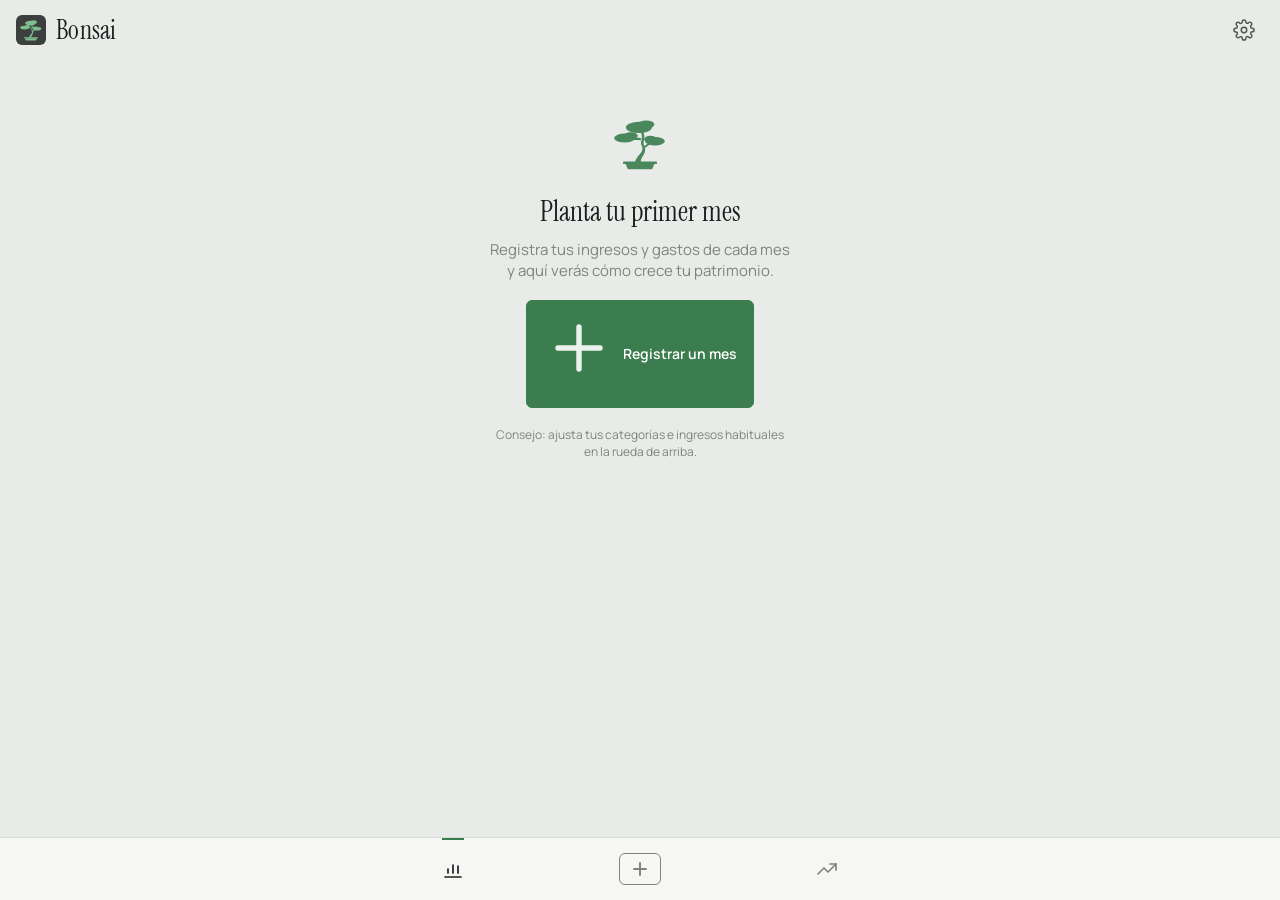
<file: index.html>
<!doctype html>
<html lang="es">
<head>
  <meta charset="utf-8">
  <meta name="viewport" content="width=device-width, initial-scale=1, viewport-fit=cover">
  <title>Bonsai</title>
  <meta name="description" content="Bonsai · seguimiento mensual de ingresos, gastos e inversiones.">
  <meta name="theme-color" content="#e9ebe8" id="themeColor">
  <meta name="mobile-web-app-capable" content="yes">
  <meta name="apple-mobile-web-app-capable" content="yes">
  <meta name="apple-mobile-web-app-status-bar-style" content="default">
  <meta name="apple-mobile-web-app-title" content="Bonsai">
  <meta http-equiv="Content-Security-Policy" content="default-src 'self'; img-src 'self' data:; style-src 'self' 'unsafe-inline'; script-src 'self'; font-src 'self'; connect-src 'self' https://lchoyrxrdtxdsusdrugn.supabase.co; object-src 'none'; base-uri 'self'; form-action 'none'">
  <meta name="referrer" content="no-referrer">
  <link rel="manifest" href="manifest.webmanifest">
  <link rel="icon" href="icons/icon.svg" type="image/svg+xml">
  <link rel="apple-touch-icon" href="icons/apple-touch-icon.png">
  <link rel="preload" href="fonts/manrope.woff2" as="font" type="font/woff2" crossorigin>
  <link rel="stylesheet" href="css/styles.css">
  <script src="js/theme-boot.js"></script>
</head>
<body>
  <header class="app-header">
    <div class="brand">
      <img class="brand-mark" src="icons/icon.svg" alt="">
      <span class="brand-name">Bonsai</span>
    </div>
    <button class="icon-btn" id="openSettings" aria-label="Ajustes">
      <svg viewBox="0 0 24 24" fill="none" stroke="currentColor" stroke-width="1.6" stroke-linecap="round" stroke-linejoin="round"><circle cx="12" cy="12" r="3"/><path d="M19.4 15a1.7 1.7 0 0 0 .3 1.8l.1.1a2 2 0 1 1-2.8 2.8l-.1-.1a1.7 1.7 0 0 0-1.8-.3 1.7 1.7 0 0 0-1 1.5V21a2 2 0 1 1-4 0v-.1a1.7 1.7 0 0 0-1.1-1.5 1.7 1.7 0 0 0-1.8.3l-.1.1a2 2 0 1 1-2.8-2.8l.1-.1a1.7 1.7 0 0 0 .3-1.8 1.7 1.7 0 0 0-1.5-1H3a2 2 0 1 1 0-4h.1a1.7 1.7 0 0 0 1.5-1.1 1.7 1.7 0 0 0-.3-1.8l-.1-.1a2 2 0 1 1 2.8-2.8l.1.1a1.7 1.7 0 0 0 1.8.3H9a1.7 1.7 0 0 0 1-1.5V3a2 2 0 1 1 4 0v.1a1.7 1.7 0 0 0 1 1.5 1.7 1.7 0 0 0 1.8-.3l.1-.1a2 2 0 1 1 2.8 2.8l-.1.1a1.7 1.7 0 0 0-.3 1.8V9a1.7 1.7 0 0 0 1.5 1H21a2 2 0 1 1 0 4h-.1a1.7 1.7 0 0 0-1.5 1z"/></svg>
    </button>
  </header>

  <main id="main">
    <section class="view" id="view-charts" data-view="charts"></section>
    <section class="view" id="view-add" data-view="add" hidden></section>
    <section class="view" id="view-assets" data-view="assets" hidden></section>
  </main>

  <nav class="tabbar" role="tablist" aria-label="Secciones">
    <div class="tabbar-inner">
      <button class="tab" role="tab" data-tab="charts" aria-selected="true">
        <svg viewBox="0 0 24 24" fill="none" stroke="currentColor" stroke-width="1.7" stroke-linecap="round" stroke-linejoin="round"><path d="M4 20h16"/><path d="M7 16v-4"/><path d="M12 16V8"/><path d="M17 16v-7"/></svg>
        <span class="sr">Resumen</span>
      </button>
      <button class="tab tab-add" role="tab" data-tab="add" aria-selected="false">
        <span class="plus"><svg viewBox="0 0 24 24" fill="none" stroke="currentColor" stroke-width="2" stroke-linecap="round"><path d="M12 6v12M6 12h12"/></svg></span>
        <span class="sr">Registrar mes</span>
      </button>
      <button class="tab" role="tab" data-tab="assets" aria-selected="false">
        <svg viewBox="0 0 24 24" fill="none" stroke="currentColor" stroke-width="1.7" stroke-linecap="round" stroke-linejoin="round"><path d="M3 17l6-6 4 4 8-8"/><path d="M15 7h6v6"/></svg>
        <span class="sr">Inversiones</span>
      </button>
    </div>
  </nav>

  <div class="page" id="settingsPage" aria-hidden="true"></div>
  <div id="sheetRoot"></div>
  <div class="lock" id="lock" hidden></div>
  <div class="toast" id="toast" role="status" aria-live="polite"></div>

  <script type="module" src="js/app.js"></script>
</body>
</html>
</file>
<file: css/styles.css>
/* ───────────── Bonsai · estilos ───────────── */

@font-face {
  font-family: "Manrope";
  src: url("../fonts/manrope.woff2") format("woff2");
  font-weight: 200 800;
  font-display: swap;
}
@font-face {
  font-family: "Instrument Serif";
  src: url("../fonts/instrument-serif.woff2") format("woff2");
  font-weight: 400;
  font-display: swap;
}

:root {
  color-scheme: light;
  --bg: #e9ebe8;
  --surface: #f7f8f6;
  --surface-2: #eff1ee;
  --line: #d9ddd7;
  --text: #1c1f1d;
  --text-2: #4f5551;
  --muted: #7d847f;
  --accent: #3b7d4f;
  --accent-ink: #ffffff;
  --accent-soft: #dbe9de;
  --income: #3b7d4f;
  --expense: #b85c3c;
  --invest: #3f6fae;
  --danger: #b3412f;
  --shadow: 0 1px 2px rgba(20, 25, 22, .06);
  --c1: #2a78d6; --c2: #eb6834; --c3: #1baf7a; --c4: #eda100;
  --c5: #e87ba4; --c6: #008300; --c7: #4a3aa7; --c8: #9aa19c;

  --r: 6px;
  --r-sm: 4px;
  --font: "Manrope", system-ui, -apple-system, "Segoe UI", sans-serif;
  --serif: "Instrument Serif", Georgia, serif;
  --tabbar-h: 62px;
  --safe-b: env(safe-area-inset-bottom, 0px);
  --safe-t: env(safe-area-inset-top, 0px);
}

@media (prefers-color-scheme: dark) {
  :root:not([data-theme="light"]) {
    color-scheme: dark;
    --bg: #171918;
    --surface: #212422;
    --surface-2: #292c2a;
    --line: #333735;
    --text: #e8ebe7;
    --text-2: #b9bfba;
    --muted: #868d88;
    --accent: #79bd8a;
    --accent-ink: #102015;
    --accent-soft: #263a2c;
    --income: #79bd8a;
    --expense: #e08463;
    --invest: #7ea6e0;
    --danger: #e3735f;
    --shadow: none;
    --c1: #3987e5; --c2: #d95926; --c3: #199e70; --c4: #c98500;
    --c5: #d55181; --c6: #008300; --c7: #9085e9; --c8: #7b827d;
  }
}
:root[data-theme="dark"] {
  color-scheme: dark;
  --bg: #171918;
  --surface: #212422;
  --surface-2: #292c2a;
  --line: #333735;
  --text: #e8ebe7;
  --text-2: #b9bfba;
  --muted: #868d88;
  --accent: #79bd8a;
  --accent-ink: #102015;
  --accent-soft: #263a2c;
  --income: #79bd8a;
  --expense: #e08463;
  --invest: #7ea6e0;
  --danger: #e3735f;
  --shadow: none;
  --c1: #3987e5; --c2: #d95926; --c3: #199e70; --c4: #c98500;
  --c5: #d55181; --c6: #008300; --c7: #9085e9; --c8: #7b827d;
}

* { box-sizing: border-box; }
html, body { margin: 0; padding: 0; }
html { -webkit-text-size-adjust: 100%; }
body {
  font-family: var(--font);
  background: var(--bg);
  color: var(--text);
  font-size: 15px;
  line-height: 1.45;
  font-feature-settings: "tnum" 1, "cv11" 1;
  -webkit-font-smoothing: antialiased;
  -webkit-tap-highlight-color: transparent;
  overscroll-behavior-y: none;
  min-height: 100dvh;
}
button, input, select, textarea { font: inherit; color: inherit; }
button { cursor: pointer; }
svg { display: block; }
[hidden] { display: none !important; }

/* ───────────── Estructura ───────────── */

.app-header {
  position: sticky; top: 0; z-index: 20;
  display: flex; align-items: center; justify-content: space-between;
  padding: calc(10px + var(--safe-t)) 16px 10px;
  background: color-mix(in srgb, var(--bg) 88%, transparent);
  backdrop-filter: saturate(1.4) blur(14px);
  -webkit-backdrop-filter: saturate(1.4) blur(14px);
}
.brand { display: flex; align-items: center; gap: 10px; }
.brand-mark { width: 30px; height: 30px; border-radius: 6px; overflow: hidden; }
.brand-name { font-family: var(--serif); font-size: 26px; letter-spacing: .01em; line-height: 1; }
.icon-btn {
  width: 40px; height: 40px; display: grid; place-items: center;
  border: 0; background: transparent; border-radius: var(--r);
  color: var(--text-2);
}
.icon-btn:active { background: var(--surface-2); }
.icon-btn svg { width: 22px; height: 22px; }

main {
  max-width: 560px; margin: 0 auto;
  padding: 4px 16px calc(var(--tabbar-h) + var(--safe-b) + 28px);
}
.view { animation: fade .22s ease; }
@keyframes fade { from { opacity: 0; transform: translateY(4px); } to { opacity: 1; transform: none; } }

.view-title { display: flex; align-items: baseline; justify-content: space-between; margin: 6px 0 14px; }
.view-title h1 { font-size: 13px; font-weight: 600; letter-spacing: .08em; text-transform: uppercase; color: var(--muted); margin: 0; }

/* Barra de pestañas */
.tabbar {
  position: fixed; left: 0; right: 0; bottom: 0; z-index: 30;
  display: flex; justify-content: center;
  padding: 0 0 var(--safe-b);
  background: color-mix(in srgb, var(--surface) 92%, transparent);
  backdrop-filter: saturate(1.4) blur(14px);
  -webkit-backdrop-filter: saturate(1.4) blur(14px);
  border-top: 1px solid var(--line);
}
.tabbar-inner { display: flex; width: 100%; max-width: 560px; height: var(--tabbar-h); }
.tab {
  flex: 1; border: 0; background: none; display: grid; place-items: center;
  color: var(--muted); position: relative;
}
.tab svg { width: 24px; height: 24px; }
.tab[aria-selected="true"] { color: var(--text); }
.tab[aria-selected="true"]::after {
  content: ""; position: absolute; top: 0; left: 50%; width: 22px; height: 2px;
  transform: translateX(-50%); background: var(--accent);
}
.tab-add .plus {
  width: 42px; height: 32px; border-radius: var(--r); display: grid; place-items: center;
  border: 1.5px solid currentColor;
}
.tab-add[aria-selected="true"] .plus { background: var(--accent); border-color: var(--accent); color: var(--accent-ink); }
.tab-add[aria-selected="true"]::after { display: none; }
.sr { position: absolute; width: 1px; height: 1px; overflow: hidden; clip: rect(0 0 0 0); white-space: nowrap; }

/* ───────────── Componentes ───────────── */

.card {
  background: var(--surface);
  border: 1px solid var(--line);
  border-radius: var(--r);
  padding: 16px;
  margin-bottom: 12px;
  box-shadow: var(--shadow);
}
.card-head { display: flex; align-items: center; justify-content: space-between; gap: 8px; margin-bottom: 12px; }
.card-title { font-size: 13px; font-weight: 600; color: var(--text-2); margin: 0; }
.card-sub { font-size: 12px; color: var(--muted); }

.hero { padding: 6px 2px 14px; }
.hero-label { font-size: 12px; color: var(--muted); letter-spacing: .04em; text-transform: uppercase; font-weight: 600; }
.hero-value { font-family: var(--serif); font-size: 46px; line-height: 1.05; margin: 4px 0 6px; letter-spacing: -.01em; font-feature-settings: "lnum" 1; }
.delta { font-size: 13px; font-weight: 600; }
.delta.up { color: var(--income); }
.delta.down { color: var(--expense); }
.delta .muted { font-weight: 500; }
.muted { color: var(--muted); }

.seg {
  display: flex; background: var(--surface-2); border: 1px solid var(--line);
  border-radius: var(--r); padding: 3px; gap: 2px;
}
.seg button {
  flex: 1; border: 0; background: transparent; padding: 7px 4px; border-radius: var(--r-sm);
  font-size: 13px; font-weight: 600; color: var(--muted); white-space: nowrap;
}
.seg button[aria-pressed="true"] { background: var(--surface); color: var(--text); box-shadow: 0 1px 2px rgba(0,0,0,.08); }
.seg.small button { padding: 4px 8px; font-size: 12px; }

.stepper { display: flex; align-items: center; justify-content: space-between; gap: 6px; }
.stepper .label { font-weight: 600; font-size: 15px; text-align: center; flex: 1; }
.stepper .label small { display: block; font-size: 11px; font-weight: 600; color: var(--muted); letter-spacing: .05em; text-transform: uppercase; }
.stepper button {
  width: 36px; height: 36px; border: 1px solid var(--line); background: var(--surface);
  border-radius: var(--r); display: grid; place-items: center; color: var(--text-2);
}
.stepper button:disabled { opacity: .35; }
.stepper button svg { width: 18px; height: 18px; }

.filters { display: grid; gap: 8px; margin-bottom: 12px; }

.btn {
  display: inline-flex; align-items: center; justify-content: center; gap: 8px;
  border: 1px solid var(--line); background: var(--surface); color: var(--text);
  border-radius: var(--r); padding: 11px 16px; font-weight: 600; font-size: 14px;
}
.btn:active { transform: translateY(1px); }
.btn.primary { background: var(--accent); border-color: var(--accent); color: var(--accent-ink); }
.btn.ghost { background: transparent; border-color: transparent; color: var(--text-2); }
.btn.danger { color: var(--danger); }
.btn.block { width: 100%; }
.btn.sm { padding: 7px 12px; font-size: 13px; }
.btn svg { width: 18px; height: 18px; }

.kpis { display: grid; grid-template-columns: repeat(3, 1fr); gap: 8px; }
.kpi { background: var(--surface-2); border-radius: var(--r-sm); padding: 10px; min-width: 0; }
.kpi .k { font-size: 11px; color: var(--muted); font-weight: 600; letter-spacing: .03em; }
.kpi .v { font-size: 15px; font-weight: 700; margin-top: 2px; white-space: nowrap; overflow: hidden; text-overflow: ellipsis; }
.kpi .v.inc { color: var(--income); }
.kpi .v.exp { color: var(--expense); }

.rate { margin-top: 12px; }
.rate-bar { height: 6px; background: var(--surface-2); border-radius: 2px; overflow: hidden; }
.rate-bar span { display: block; height: 100%; background: var(--accent); border-radius: 2px; }
.rate-row { display: flex; justify-content: space-between; font-size: 12px; color: var(--muted); margin-bottom: 6px; }

/* Listas */
.list { list-style: none; margin: 0; padding: 0; }
.row {
  display: flex; align-items: center; gap: 12px; padding: 11px 0;
  border-bottom: 1px solid var(--line);
}
.row:last-child { border-bottom: 0; }
.row .grow { flex: 1; min-width: 0; }
.row .title { font-weight: 600; white-space: nowrap; overflow: hidden; text-overflow: ellipsis; }
.row .sub { font-size: 12px; color: var(--muted); }
.row .amt { font-weight: 700; text-align: right; white-space: nowrap; }
.row.tap { cursor: pointer; }
.row.tap:active { background: var(--surface-2); }
.swatch { width: 10px; height: 10px; border-radius: 2px; flex: none; }
.chev { width: 16px; height: 16px; color: var(--muted); flex: none; }

/* Formulario */
.field { display: grid; gap: 6px; margin-bottom: 12px; }
.field > label, .label-s { font-size: 12px; font-weight: 600; color: var(--text-2); }
.input, select.input, textarea.input {
  width: 100%; border: 1px solid var(--line); background: var(--surface);
  border-radius: var(--r-sm); padding: 11px 12px; font-size: 16px; outline: none;
  appearance: none; -webkit-appearance: none;
}
textarea.input { resize: vertical; min-height: 64px; font-size: 15px; }
.input:focus { border-color: var(--accent); box-shadow: 0 0 0 3px var(--accent-soft); }
select.input {
  background-image: linear-gradient(45deg, transparent 50%, var(--muted) 50%), linear-gradient(135deg, var(--muted) 50%, transparent 50%);
  background-position: calc(100% - 18px) 50%, calc(100% - 13px) 50%;
  background-size: 5px 5px; background-repeat: no-repeat; padding-right: 34px;
}
.field-row { display: grid; grid-template-columns: 1fr 1fr; gap: 10px; }

.money-row {
  display: flex; align-items: center; gap: 10px; padding: 6px 0;
  border-bottom: 1px solid var(--line);
}
.money-row:last-child { border-bottom: 0; }
.money-row label { flex: 1; font-weight: 500; min-width: 0; }
.money-row .money { width: 46%; max-width: 170px; position: relative; }
.money-row .money input {
  width: 100%; text-align: right; border: 1px solid transparent; background: var(--surface-2);
  border-radius: var(--r-sm); padding: 9px 30px 9px 10px; font-size: 16px; font-weight: 600; outline: none;
}
.money-row .money input:focus { border-color: var(--accent); background: var(--surface); }
.money-row .money input::placeholder { color: var(--muted); font-weight: 500; }
.money-row .money .cur { position: absolute; right: 10px; top: 50%; transform: translateY(-50%); color: var(--muted); font-size: 13px; pointer-events: none; }

.badge {
  display: inline-block; font-size: 11px; font-weight: 700; padding: 2px 7px;
  border-radius: 3px; background: var(--accent-soft); color: var(--accent); letter-spacing: .03em;
}
.badge.neutral { background: var(--surface-2); color: var(--muted); }

.sticky-total {
  position: sticky; bottom: calc(var(--tabbar-h) + var(--safe-b) + 8px); z-index: 5;
  background: var(--surface); border: 1px solid var(--line); border-radius: var(--r);
  padding: 12px; box-shadow: 0 6px 24px rgba(0,0,0,.10);
  display: grid; gap: 10px;
}
.totals { display: flex; justify-content: space-between; font-size: 12px; color: var(--muted); }
.totals b { display: block; font-size: 15px; color: var(--text); }
.totals .inc b { color: var(--income); }
.totals .exp b { color: var(--expense); }

/* Gráficos */
.chart { width: 100%; position: relative; touch-action: pan-y; }
.chart svg text { font-family: var(--font); fill: var(--muted); font-size: 10.5px; paint-order: stroke; stroke: var(--surface); stroke-width: 3px; stroke-linejoin: round; }
.chart .grid { stroke: var(--line); stroke-width: 1; }
.chart .baseline { stroke: var(--muted); stroke-width: 1; opacity: .5; }
.readout { min-height: 20px; font-size: 12px; color: var(--muted); margin: -4px 0 6px; }
.readout b { color: var(--text); font-weight: 700; }
.legend { display: flex; gap: 14px; font-size: 12px; color: var(--text-2); flex-wrap: wrap; }
.legend span { display: inline-flex; align-items: center; gap: 6px; }
.tip {
  position: absolute; pointer-events: none; background: var(--text); color: var(--bg);
  font-size: 12px; padding: 6px 8px; border-radius: 4px; white-space: nowrap;
  transform: translate(-50%, -100%); margin-top: -8px; z-index: 3;
}
.tip b { font-weight: 700; }

.donut-wrap { display: grid; gap: 8px; }
.donut-wrap #donut { display: flex; justify-content: center; padding: 4px 0 8px; }
.donut-center { font-family: var(--serif); }

.empty { text-align: center; padding: 36px 16px; }
.empty svg { width: 72px; height: 72px; margin: 0 auto 12px; opacity: .9; }
.empty h2 { font-family: var(--serif); font-weight: 400; font-size: 28px; margin: 0 0 6px; }
.empty p { color: var(--muted); margin: 0 auto 18px; max-width: 300px; }

/* Activos */
.asset-row .spark { width: 64px; height: 26px; flex: none; }
.pct { font-size: 12px; font-weight: 700; }
.pct.up { color: var(--income); }
.pct.down { color: var(--expense); }
.actions { display: flex; gap: 8px; }
.actions .btn { flex: 1; }

/* ───────────── Hojas / paneles ───────────── */

.scrim {
  position: fixed; inset: 0; background: rgba(10, 12, 11, .42); z-index: 110;
  opacity: 0; transition: opacity .2s ease;
}
.scrim.show { opacity: 1; }
.sheet {
  position: fixed; left: 0; right: 0; bottom: 0; z-index: 111;
  max-width: 560px; margin: 0 auto; max-height: 88dvh; overflow: auto;
  background: var(--surface); border-radius: 10px 10px 0 0;
  padding: 8px 16px calc(20px + var(--safe-b));
  transform: translateY(100%); transition: transform .26s cubic-bezier(.2,.8,.2,1);
}
.sheet.show { transform: none; }
.sheet .grabber { width: 36px; height: 4px; background: var(--line); border-radius: 2px; margin: 4px auto 10px; }
.sheet-head { display: flex; align-items: center; justify-content: space-between; margin-bottom: 12px; }
.sheet-head h2 { font-family: var(--serif); font-weight: 400; font-size: 26px; margin: 0; }

.page {
  position: fixed; inset: 0; z-index: 40; background: var(--bg); overflow: auto;
  transform: translateX(100%); transition: transform .28s cubic-bezier(.2,.8,.2,1);
}
.page.show { transform: none; }
.page .app-header { background: color-mix(in srgb, var(--bg) 92%, transparent); }
.page-title { font-family: var(--serif); font-size: 26px; }
.page main { padding-bottom: calc(40px + var(--safe-b)); }
.section-h { font-size: 12px; font-weight: 700; letter-spacing: .08em; text-transform: uppercase; color: var(--muted); margin: 22px 2px 8px; }
.note { font-size: 12px; color: var(--muted); margin: 6px 2px 0; }

.cat-row { display: flex; align-items: center; gap: 8px; padding: 8px 0; border-bottom: 1px solid var(--line); }
.cat-row:last-child { border-bottom: 0; }
.cat-row .name { flex: 1; min-width: 0; }
.cat-row .name input { width: 100%; border: 0; background: transparent; font-weight: 600; padding: 6px 0; outline: none; font-size: 15px; }
.cat-row .def { width: 112px; position: relative; }
.cat-row .def input { width: 100%; text-align: right; border: 1px solid transparent; background: var(--surface-2); border-radius: var(--r-sm); padding: 7px 26px 7px 8px; font-size: 15px; outline: none; }
.cat-row .def input:focus { border-color: var(--accent); }
.cat-row .def .cur { position: absolute; right: 8px; top: 50%; transform: translateY(-50%); color: var(--muted); font-size: 12px; }
.cat-row .icon-btn { width: 34px; height: 34px; color: var(--muted); }
.cat-row .icon-btn svg { width: 18px; height: 18px; }

.setting { display: flex; align-items: center; justify-content: space-between; gap: 12px; padding: 12px 0; border-bottom: 1px solid var(--line); }
.setting:last-child { border-bottom: 0; }
.setting .t { font-weight: 600; }
.setting .d { font-size: 12px; color: var(--muted); }
.setting .seg { min-width: 0; }

.log-item { padding: 9px 0; border-bottom: 1px solid var(--line); font-size: 13px; }
.log-item:last-child { border-bottom: 0; }
.log-item time { display: block; font-size: 11px; color: var(--muted); }

/* ───────────── Bloqueo ───────────── */

.lock {
  position: fixed; inset: 0; z-index: 100; background: var(--bg);
  display: flex; flex-direction: column; align-items: center; justify-content: center;
  padding: 24px; gap: 18px;
}
.lock .logo { width: 72px; height: 72px; border-radius: 12px; overflow: hidden; }
.lock h1 { font-family: var(--serif); font-weight: 400; font-size: 34px; margin: 0; }
.lock p { margin: -10px 0 0; color: var(--muted); font-size: 14px; text-align: center; }
.dots { display: flex; gap: 14px; height: 14px; }
.dots i { width: 12px; height: 12px; border-radius: 50%; border: 1.5px solid var(--text-2); }
.dots i.on { background: var(--text); border-color: var(--text); }
.dots.shake { animation: shake .35s; }
@keyframes shake { 0%,100% { transform: none; } 25% { transform: translateX(-8px); } 75% { transform: translateX(8px); } }
.pad { display: grid; grid-template-columns: repeat(3, 72px); gap: 12px; }
.pad button {
  height: 60px; border: 1px solid var(--line); background: var(--surface);
  border-radius: var(--r); font-size: 22px; font-weight: 500;
}
.pad button:active { background: var(--surface-2); }
.pad button.flat { border-color: transparent; background: transparent; font-size: 13px; color: var(--muted); }

/* Toast */
.toast {
  position: fixed; left: 50%; bottom: calc(var(--tabbar-h) + var(--safe-b) + 16px); z-index: 90;
  transform: translate(-50%, 20px); opacity: 0; transition: all .22s ease; z-index: 120;
  background: var(--text); color: var(--bg); padding: 10px 14px; border-radius: var(--r);
  font-size: 14px; font-weight: 600; pointer-events: none; max-width: calc(100% - 32px);
}
.toast.show { transform: translate(-50%, 0); opacity: 1; }

@media (min-width: 600px) {
  main { padding-top: 12px; }
}
@media (prefers-reduced-motion: reduce) {
  * { animation: none !important; transition: none !important; }
}

/* ───────────── v1.1 · invertido y medias ───────────── */
.kpis.four { grid-template-columns: repeat(2, 1fr); }
.kpi .v.invc { color: var(--invest); }
.totals .invt b { color: var(--invest); }
.split { display: grid; grid-template-columns: 1fr 1fr; gap: 6px 12px; margin-top: 12px; }
.split .k { display: inline-flex; align-items: center; gap: 6px; font-size: 12px; color: var(--muted); font-weight: 600; }
.split b { display: block; font-size: 16px; }
.split-bar { grid-column: 1 / -1; height: 6px; border-radius: 2px; background: var(--invest); overflow: hidden; }
.split-bar span { display: block; height: 100%; background: var(--income); border-right: 2px solid var(--bg); }

.avg-box { border-top: 1px solid var(--line); margin-top: 14px; padding-top: 14px; }
.avg-head { margin-bottom: 6px; }
.avg-head .card-sub { margin-top: 2px; }
.avg-row { padding: 9px 0; border-bottom: 1px solid var(--line); }
.avg-row:last-child { border-bottom: 0; }
.avg-top { display: flex; justify-content: space-between; gap: 10px; font-size: 14px; }
.avg-top .name { font-weight: 500; min-width: 0; overflow: hidden; text-overflow: ellipsis; white-space: nowrap; }
.avg-top .val { font-weight: 700; white-space: nowrap; }
.avg-top .val .muted { font-weight: 500; font-size: 12px; }
.avg-bar { position: relative; height: 6px; background: var(--surface-2); border-radius: 2px; margin: 6px 0 0; }
.avg-bar span { position: absolute; left: 0; top: 0; bottom: 0; border-radius: 2px; opacity: .85; }
.avg-bar i { position: absolute; top: -3px; width: 2px; height: 12px; background: var(--text); transform: translateX(-1px); border-radius: 1px; }
.avg-cmp { display: flex; justify-content: space-between; align-items: center; font-size: 12px; margin-top: 5px; }
.cmp { font-weight: 700; font-size: 12px; }
.cmp.up { color: var(--income); }
.cmp.down { color: var(--expense); }

/* ───────────── v1.2 · cuenta ───────────── */
.cloud-ic { width: 38px; height: 38px; flex: none; display: grid; place-items: center; border-radius: var(--r); background: var(--accent-soft); color: var(--accent); }
.cloud-ic svg { width: 22px; height: 22px; }
.form-err { margin: -4px 2px 12px; color: var(--danger); font-size: 13px; font-weight: 600; }
.auth-links { display: flex; justify-content: space-between; flex-wrap: wrap; gap: 8px; margin-top: 14px; }
.link { border: 0; background: none; padding: 4px 0; color: var(--accent); font-weight: 600; font-size: 13px; }
.code-box {
  font-family: ui-monospace, "SF Mono", Menlo, Consolas, monospace; font-size: 19px; letter-spacing: .06em;
  text-align: center; padding: 16px 10px; border: 1px dashed var(--accent); border-radius: var(--r);
  background: var(--accent-soft); color: var(--text); user-select: all; word-break: break-all;
}
.input.mono { font-family: ui-monospace, "SF Mono", Menlo, Consolas, monospace; letter-spacing: .04em; text-transform: uppercase; }
#openSettings { position: relative; }
#openSettings.alert::after { content: ""; position: absolute; top: 8px; right: 8px; width: 8px; height: 8px; border-radius: 50%; background: var(--danger); border: 2px solid var(--bg); }
.btn:disabled { opacity: .6; cursor: default; }

/* ───────────── v1.3 · inversiones ───────────── */
.pf-chips { display: grid; grid-template-columns: 1fr 1fr; gap: 8px; margin-top: 14px; }
.pf-chips > div { background: var(--surface); border: 1px solid var(--line); border-radius: var(--r); padding: 10px 12px; display: grid; gap: 1px; min-width: 0; }
.pf-chips .k { font-size: 11px; font-weight: 600; letter-spacing: .03em; color: var(--muted); }
.pf-chips .pct { font-size: 18px; }
.pf-chips .sub { font-size: 12px; color: var(--muted); white-space: nowrap; overflow: hidden; text-overflow: ellipsis; }
.pcts { white-space: nowrap; }
.pcts .pct { font-size: 12px; }
.list-head { display: flex; justify-content: space-between; font-size: 11px; font-weight: 600; letter-spacing: .04em; text-transform: uppercase; color: var(--muted); padding: 6px 0 2px; }
.tag { display: inline-block; font-size: 10.5px; font-weight: 700; padding: 1px 5px; border-radius: 3px; background: var(--surface-2); color: var(--text-2); vertical-align: 1px; }
.kpis.two { grid-template-columns: 1fr 1fr; }
.kpi .sub { font-size: 11.5px; color: var(--muted); }
.kpi .v .pct { font-size: 15px; }
.remind { border-color: color-mix(in srgb, var(--accent) 45%, var(--line)); background: color-mix(in srgb, var(--accent-soft) 55%, var(--surface)); }
.remind-h { display: flex; gap: 10px; align-items: flex-start; margin-bottom: 10px; }
.remind-h svg { width: 20px; height: 20px; flex: none; color: var(--accent); margin-top: 1px; }
.remind-h .sub { font-size: 12.5px; color: var(--text-2); margin-top: 2px; }
.dot-warn { display: inline-block; width: 7px; height: 7px; border-radius: 50%; background: var(--expense); margin-right: 6px; vertical-align: 2px; }
.tab.alert::before { content: ""; position: absolute; top: 14px; left: calc(50% + 10px); width: 7px; height: 7px; border-radius: 50%; background: var(--expense); border: 2px solid var(--surface); }
.search-res { margin-top: 4px; max-height: 260px; overflow: auto; }
.search-res .row { border-bottom: 1px solid var(--line); }
.picked { display: flex; gap: 10px; align-items: center; padding: 10px 12px; border: 1px solid var(--accent); border-radius: var(--r); background: var(--accent-soft); margin-bottom: 12px; }
.picked .title { font-weight: 600; font-size: 14px; }
.picked .sub { font-size: 12px; color: var(--text-2); }
.plan-card { padding: 12px 14px; }
</file>
